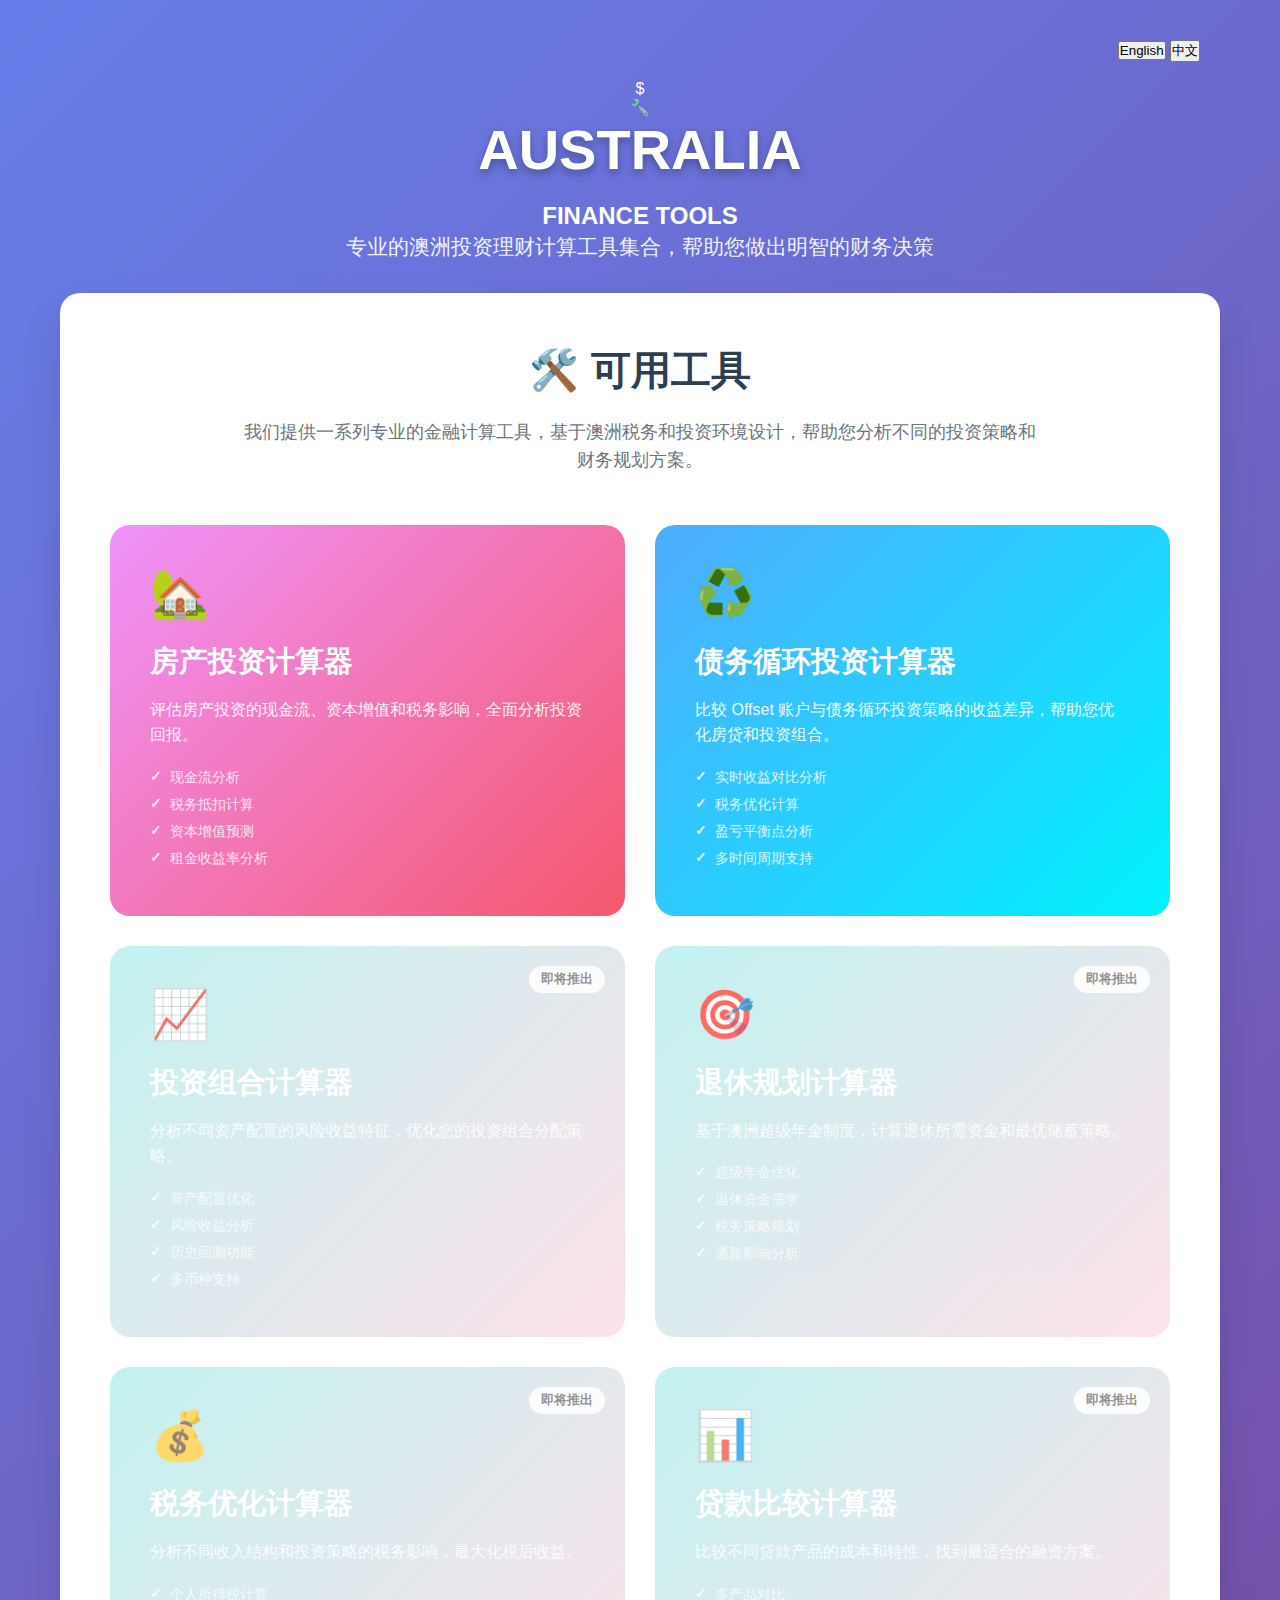
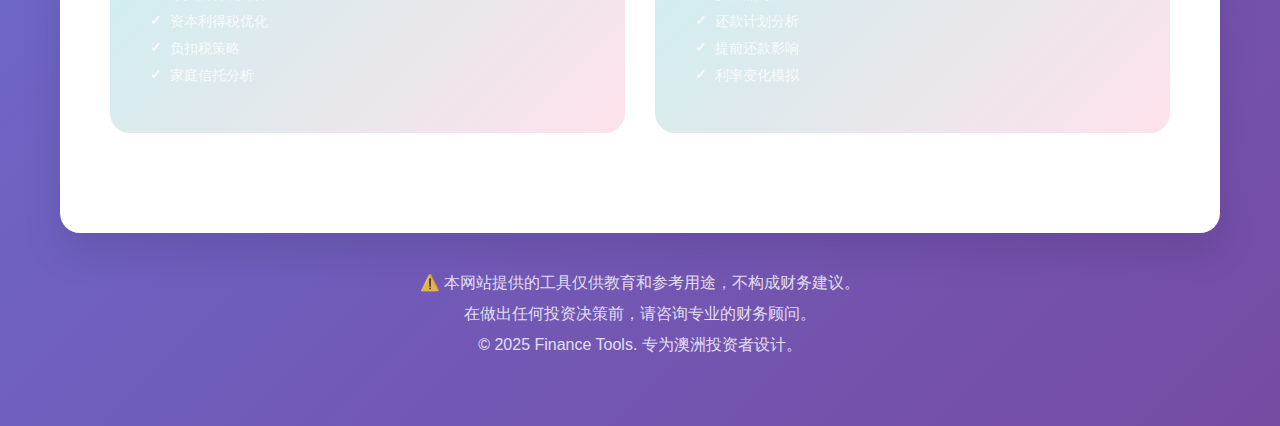
<file: index.html>
<!DOCTYPE html>
<html lang="en">
<head>
    <!-- Google tag (gtag.js) -->
    <script async src="https://www.googletagmanager.com/gtag/js?id=G-BX6DXWDXHC"></script>
    <script>
    window.dataLayer = window.dataLayer || [];
    function gtag(){dataLayer.push(arguments);}
    gtag('js', new Date());
    gtag('config', 'G-BX6DXWDXHC');
    </script>
    <meta charset="UTF-8">
    <meta name="viewport" content="width=device-width, initial-scale=1.0">
    <title data-i18n="page-title">Australia Finance Tools</title>
    <link rel="icon" href="/img/australia_finance_tools_icon.ico" type="image/x-icon">
    <link rel="stylesheet" href="index.css">
</head>
<body>
    <div class="container">
        <div class="header">
            <div class="language-switcher">
                <button id="langEn" class="lang-btn active">English</button>
                <button id="langZh" class="lang-btn">中文</button>
            </div>
            <div class="main-logo">
                <div class="finance-logo">
                    <div class="icon-container">
                        <div class="dollar-sign">$</div>
                        <div class="chart-bars">
                            <div class="bar bar1"></div>
                            <div class="bar bar2"></div>
                            <div class="bar bar3"></div>
                        </div>
                        <div class="wrench">🔧</div>
                    </div>
                    <div class="text-container">
                        <h1 class="australia">AUSTRALIA</h1>
                        <h2 class="finance-tools">FINANCE TOOLS</h2>
                    </div>
                </div>
            </div>
            <p data-i18n="main-subtitle">专业的澳洲投资理财计算工具集合，帮助您做出明智的财务决策</p>
        </div>

        <div class="tools-section">
            <h2 class="section-title" data-i18n="tools-title">🛠️ 可用工具</h2>
            <p class="section-subtitle" data-i18n="tools-subtitle">
                我们提供一系列专业的金融计算工具，基于澳洲税务和投资环境设计，帮助您分析不同的投资策略和财务规划方案。
            </p>

            <div class="tools-grid">
                <!-- 房产投资计算器 -->
                <a href="realestate_calculator/index.html" class="tool-card property-calculator">
                    <span class="tool-icon">🏡</span>
                    <h3 class="tool-title" data-i18n="property-calculator-title">房产投资计算器</h3>
                    <p class="tool-description" data-i18n="property-calculator-description">
                        评估房产投资的现金流、资本增值和税务影响，全面分析投资回报。
                    </p>
                    <ul class="tool-features">
                        <li data-i18n="property-calculator-feature1">现金流分析</li>
                        <li data-i18n="property-calculator-feature2">税务抵扣计算</li>
                        <li data-i18n="property-calculator-feature3">资本增值预测</li>
                        <li data-i18n="property-calculator-feature4">租金收益率分析</li>
                    </ul>
                </a>

                <!-- 债务循环计算器 -->
                <a href="debt_cycle_calculator/index.html" class="tool-card debt-cycle">
                    <span class="tool-icon">♻️</span>
                    <h3 class="tool-title" data-i18n="debt-cycle-title">债务循环投资计算器</h3>
                    <p class="tool-description" data-i18n="debt-cycle-description">
                        比较 Offset 账户与债务循环投资策略的收益差异，帮助您优化房贷和投资组合。
                    </p>
                    <ul class="tool-features">
                        <li data-i18n="debt-cycle-feature1">实时收益对比分析</li>
                        <li data-i18n="debt-cycle-feature2">税务优化计算</li>
                        <li data-i18n="debt-cycle-feature3">盈亏平衡点分析</li>
                        <li data-i18n="debt-cycle-feature4">多时间周期支持</li>
                    </ul>
                </a>

                <!-- 即将推出的工具 -->
                <div class="tool-card coming-soon">
                    <span class="coming-soon-badge" data-i18n="coming-soon">即将推出</span>
                    <span class="tool-icon">📈</span>
                    <h3 class="tool-title" data-i18n="investment-calculator-title">投资组合计算器</h3>
                    <p class="tool-description" data-i18n="investment-calculator-description">
                        分析不同资产配置的风险收益特征，优化您的投资组合分配策略。
                    </p>
                    <ul class="tool-features">
                        <li data-i18n="investment-calculator-feature1">资产配置优化</li>
                        <li data-i18n="investment-calculator-feature2">风险收益分析</li>
                        <li data-i18n="investment-calculator-feature3">历史回测功能</li>
                        <li data-i18n="investment-calculator-feature4">多币种支持</li>
                    </ul>
                </div>

                <div class="tool-card coming-soon">
                    <span class="coming-soon-badge" data-i18n="coming-soon">即将推出</span>
                    <span class="tool-icon">🎯</span>
                    <h3 class="tool-title" data-i18n="retirement-calculator-title">退休规划计算器</h3>
                    <p class="tool-description" data-i18n="retirement-calculator-description">
                        基于澳洲超级年金制度，计算退休所需资金和最优储蓄策略。
                    </p>
                    <ul class="tool-features">
                        <li data-i18n="retirement-calculator-feature1">超级年金优化</li>
                        <li data-i18n="retirement-calculator-feature2">退休资金需求</li>
                        <li data-i18n="retirement-calculator-feature3">税务策略规划</li>
                        <li data-i18n="retirement-calculator-feature4">通胀影响分析</li>
                    </ul>
                </div>

                <div class="tool-card coming-soon">
                    <span class="coming-soon-badge" data-i18n="coming-soon">即将推出</span>
                    <span class="tool-icon">💰</span>
                    <h3 class="tool-title" data-i18n="tax-calculator-title">税务优化计算器</h3>
                    <p class="tool-description" data-i18n="tax-calculator-description">
                        分析不同收入结构和投资策略的税务影响，最大化税后收益。
                    </p>
                    <ul class="tool-features">
                        <li data-i18n="tax-calculator-feature1">个人所得税计算</li>
                        <li data-i18n="tax-calculator-feature2">资本利得税优化</li>
                        <li data-i18n="tax-calculator-feature3">负扣税策略</li>
                        <li data-i18n="tax-calculator-feature4">家庭信托分析</li>
                    </ul>
                </div>

                <div class="tool-card coming-soon">
                    <span class="coming-soon-badge" data-i18n="coming-soon">即将推出</span>
                    <span class="tool-icon">📊</span>
                    <h3 class="tool-title" data-i18n="loan-calculator-title">贷款比较计算器</h3>
                    <p class="tool-description" data-i18n="loan-calculator-description">
                        比较不同贷款产品的成本和特性，找到最适合的融资方案。
                    </p>
                    <ul class="tool-features">
                        <li data-i18n="loan-calculator-feature1">多产品对比</li>
                        <li data-i18n="loan-calculator-feature2">还款计划分析</li>
                        <li data-i18n="loan-calculator-feature3">提前还款影响</li>
                        <li data-i18n="loan-calculator-feature4">利率变化模拟</li>
                    </ul>
                </div>
            </div>
        </div>

        <div class="footer">
            <p data-i18n="footer-disclaimer">
                ⚠️ 本网站提供的工具仅供教育和参考用途，不构成财务建议。
            </p>
            <p data-i18n="footer-advice">
                在做出任何投资决策前，请咨询专业的财务顾问。
            </p>
            <p data-i18n="footer-copyright">
                © 2025 Finance Tools. 专为澳洲投资者设计。
            </p>
        </div>
    </div>

    <script src="index.js"></script>
</body>
</html>
</file>
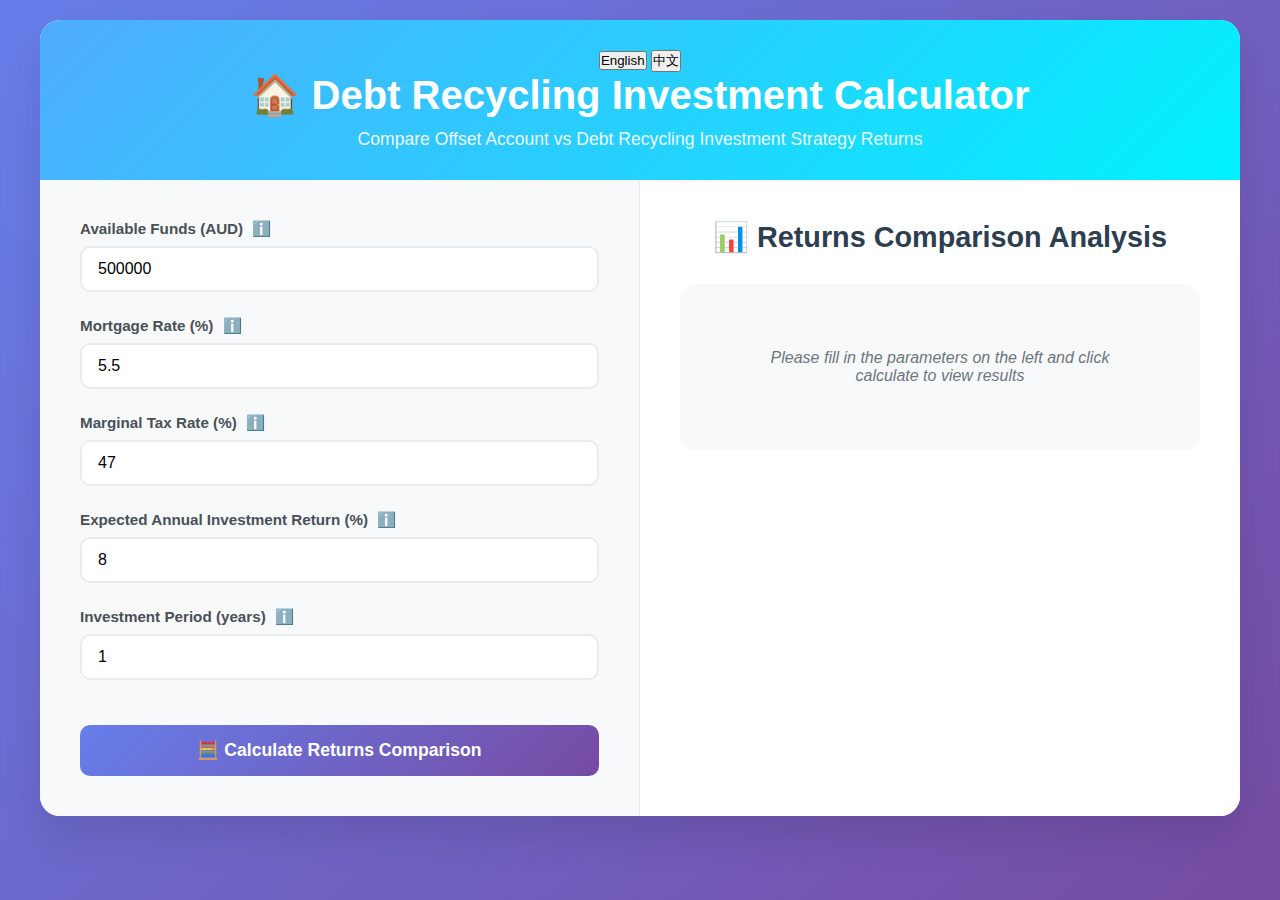
<file: debt_cycle_calculator/index.html>
<!DOCTYPE html>
<html lang="en">
<head>
    <!-- Google tag (gtag.js) -->
    <script async src="https://www.googletagmanager.com/gtag/js?id=G-BX6DXWDXHC"></script>
    <script>
    window.dataLayer = window.dataLayer || [];
    function gtag(){dataLayer.push(arguments);}
    gtag('js', new Date());
    gtag('config', 'G-BX6DXWDXHC');
    </script>
    <meta charset="UTF-8">
    <meta name="viewport" content="width=device-width, initial-scale=1.0">
    <title data-i18n="page-title">Debt Recycling Investment Calculator</title>
    <link rel="stylesheet" href="index.css">
</head>
<body>
    <div class="container">
        <div class="header">
            <div class="language-selector">
                <button id="langEn" class="lang-btn active">English</button>
                <button id="langZh" class="lang-btn">中文</button>
            </div>
            <h1 data-i18n="main-title">🏠 Debt Recycling Investment Calculator</h1>
            <p data-i18n="main-subtitle">Compare Offset Account vs Debt Recycling Investment Strategy Returns</p>
        </div>

        <div class="main-content">
            <div class="input-section">
                <form id="calculatorForm">
                    <div class="form-group">
                        <label for="availableFunds">
                            <span data-i18n="available-funds">Available Funds</span> (AUD)
                            <span class="info-tooltip" data-tooltip-key="available-funds-tooltip">ℹ️</span>
                        </label>
                        <input type="number" id="availableFunds" value="500000" min="0" step="1000">
                    </div>

                    <div class="form-group">
                        <label for="mortgageRate">
                            <span data-i18n="mortgage-rate">Mortgage Rate</span> (%)
                            <span class="info-tooltip" data-tooltip-key="mortgage-rate-tooltip">ℹ️</span>
                        </label>
                        <input type="number" id="mortgageRate" value="5.5" min="0" max="20" step="0.1">
                    </div>

                    <div class="form-group">
                        <label for="taxRate">
                            <span data-i18n="tax-rate">Marginal Tax Rate</span> (%)
                            <span class="info-tooltip" data-tooltip-key="tax-rate-tooltip">ℹ️</span>
                        </label>
                        <input type="number" id="taxRate" value="47" min="0" max="100" step="0.5">
                    </div>

                    <div class="form-group">
                        <label for="investmentReturn">
                            <span data-i18n="investment-return">Expected Annual Investment Return</span> (%)
                            <span class="info-tooltip" data-tooltip-key="investment-return-tooltip">ℹ️</span>
                        </label>
                        <input type="number" id="investmentReturn" value="8" min="0" max="30" step="0.1">
                    </div>

                    <div class="form-group">
                        <label for="timeHorizon">
                            <span data-i18n="time-horizon">Investment Period</span> (<span data-i18n="years">years</span>)
                            <span class="info-tooltip" data-tooltip-key="time-horizon-tooltip">ℹ️</span>
                        </label>
                        <input type="number" id="timeHorizon" value="1" min="1" max="30" step="1">
                    </div>

                    <button type="submit" class="calculate-btn">
                        <span data-i18n="calculate-btn">🧮 Calculate Returns Comparison</span>
                    </button>
                </form>
            </div>

            <div class="results-section">
                <h2 class="results-title" data-i18n="results-title">📊 Returns Comparison Analysis</h2>
                
                <div id="results" class="hidden">
                    <div class="comparison-cards">
                        <div class="result-card offset">
                            <h3 data-i18n="offset-strategy">💰 Offset Account Strategy</h3>
                            <div class="result-value" id="offsetReturn">$0</div>
                            <div class="result-subtitle" data-i18n="annual-return">Annual After-Tax Return</div>
                        </div>

                        <div class="result-card debt-cycle">
                            <h3 data-i18n="debt-cycle-strategy">📈 Debt Recycling Investment Strategy</h3>
                            <div class="result-value" id="debtCycleReturn">$0</div>
                            <div class="result-subtitle" data-i18n="annual-return">Annual After-Tax Return</div>
                        </div>
                    </div>

                    <div class="comparison-table">
                        <table>
                            <thead>
                                <tr>
                                    <th data-i18n="strategy">Strategy</th>
                                    <th data-i18n="annual-income">Annual Return</th>
                                    <th data-i18n="risk-level">Risk Level</th>
                                    <th data-i18n="advantages">Advantages</th>
                                </tr>
                            </thead>
                            <tbody>
                                <tr>
                                    <td><strong data-i18n="offset-account">Offset Account</strong></td>
                                    <td id="offsetTableReturn">$0</td>
                                    <td data-i18n="no-risk">🟢 No Risk</td>
                                    <td data-i18n="stable-certain">Stable & Certain</td>
                                </tr>
                                <tr>
                                    <td><strong data-i18n="debt-cycle-investment">Debt Recycling Investment</strong></td>
                                    <td id="debtCycleTableReturn">$0</td>
                                    <td data-i18n="medium-risk">🟡 Medium Risk</td>
                                    <td data-i18n="tax-optimization">Tax Optimization & Long-term Growth</td>
                                </tr>
                            </tbody>
                        </table>
                    </div>

                    <div class="breakeven-info">
                        <h4 data-i18n="breakeven-title">🎯 Debt Recycling Break-even Point</h4>
                        <div data-i18n="breakeven-text1">Investment return rate needs to reach</div>
                        <div class="breakeven-value" id="breakevenRate">0%</div>
                        <div data-i18n="breakeven-text2">to outperform Offset Account returns</div>
                    </div>
                </div>

                <div id="placeholder" class="comparison-table">
                    <p style="text-align: center; color: #6c757d; font-style: italic; padding: 40px;" data-i18n="placeholder-text">
                        Please fill in the parameters on the left and click calculate to view results
                    </p>
                </div>
            </div>
        </div>
    </div>

    <script src="index.js"></script>
</body>
</html>
</file>
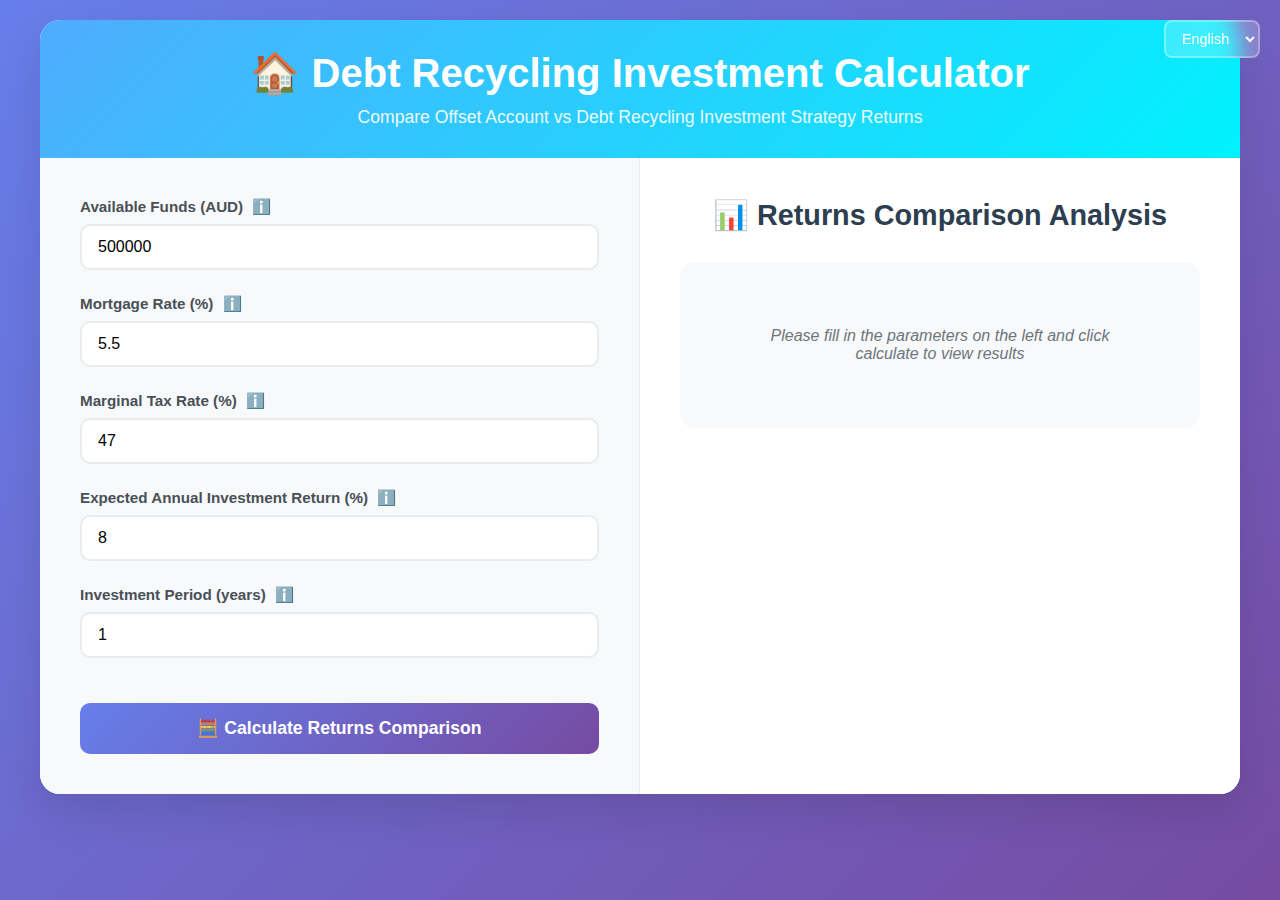
<file: debt_cycle_calculator/debt_cycle_calculator.html>
<!DOCTYPE html>
<html lang="en">
<head>
    <meta charset="UTF-8">
    <meta name="viewport" content="width=device-width, initial-scale=1.0">
    <title data-i18n="page-title">Debt Recycling Investment Calculator</title>
    <style>
        * {
            margin: 0;
            padding: 0;
            box-sizing: border-box;
        }

        body {
            font-family: -apple-system, BlinkMacSystemFont, 'Segoe UI', Roboto, sans-serif;
            background: linear-gradient(135deg, #667eea 0%, #764ba2 100%);
            min-height: 100vh;
            padding: 20px;
            color: #333;
        }

        .container {
            max-width: 1200px;
            margin: 0 auto;
            background: white;
            border-radius: 20px;
            box-shadow: 0 20px 40px rgba(0,0,0,0.1);
            overflow: hidden;
        }

        .header {
            background: linear-gradient(135deg, #4facfe 0%, #00f2fe 100%);
            color: white;
            padding: 30px;
            text-align: center;
        }

        .header h1 {
            font-size: 2.5rem;
            margin-bottom: 10px;
            font-weight: 700;
        }

        .header p {
            font-size: 1.1rem;
            opacity: 0.9;
        }

        .main-content {
            display: grid;
            grid-template-columns: 1fr 1fr;
            gap: 0;
            min-height: 600px;
        }

        .input-section {
            padding: 40px;
            background: #f8f9fa;
            border-right: 1px solid #e9ecef;
        }

        .results-section {
            padding: 40px;
            background: white;
        }

        .form-group {
            margin-bottom: 25px;
        }

        .form-group label {
            display: block;
            margin-bottom: 8px;
            font-weight: 600;
            color: #495057;
            font-size: 0.95rem;
        }

        .form-group input {
            width: 100%;
            padding: 12px 16px;
            border: 2px solid #e9ecef;
            border-radius: 10px;
            font-size: 1rem;
            transition: all 0.3s ease;
            background: white;
        }

        .form-group input:focus {
            outline: none;
            border-color: #4facfe;
            box-shadow: 0 0 0 3px rgba(79, 172, 254, 0.1);
        }

        .calculate-btn {
            width: 100%;
            padding: 15px;
            background: linear-gradient(135deg, #667eea 0%, #764ba2 100%);
            color: white;
            border: none;
            border-radius: 10px;
            font-size: 1.1rem;
            font-weight: 600;
            cursor: pointer;
            transition: all 0.3s ease;
            margin-top: 20px;
        }

        .calculate-btn:hover {
            transform: translateY(-2px);
            box-shadow: 0 10px 20px rgba(0,0,0,0.1);
        }

        .results-title {
            font-size: 1.8rem;
            margin-bottom: 30px;
            color: #2c3e50;
            font-weight: 700;
            text-align: center;
        }

        .comparison-cards {
            display: grid;
            gap: 20px;
            margin-bottom: 30px;
        }

        .result-card {
            background: linear-gradient(135deg, #f093fb 0%, #f5576c 100%);
            color: white;
            padding: 25px;
            border-radius: 15px;
            text-align: center;
            position: relative;
            overflow: hidden;
        }

        .result-card.offset {
            background: linear-gradient(135deg, #4facfe 0%, #00f2fe 100%);
        }

        .result-card.debt-cycle {
            background: linear-gradient(135deg, #43e97b 0%, #38f9d7 100%);
        }

        .result-card h3 {
            font-size: 1.3rem;
            margin-bottom: 15px;
            font-weight: 600;
        }

        .result-value {
            font-size: 2.2rem;
            font-weight: 700;
            margin-bottom: 10px;
        }

        .result-subtitle {
            font-size: 0.9rem;
            opacity: 0.9;
        }

        .comparison-table {
            background: #f8f9fa;
            border-radius: 15px;
            padding: 25px;
            margin-top: 20px;
        }

        .comparison-table table {
            width: 100%;
            border-collapse: collapse;
        }

        .comparison-table th,
        .comparison-table td {
            padding: 12px;
            text-align: left;
            border-bottom: 1px solid #dee2e6;
        }

        .comparison-table th {
            background: #e9ecef;
            font-weight: 600;
            color: #495057;
        }

        .breakeven-info {
            background: linear-gradient(135deg, #ffecd2 0%, #fcb69f 100%);
            padding: 20px;
            border-radius: 15px;
            margin-top: 20px;
            text-align: center;
        }

        .breakeven-info h4 {
            color: #d63384;
            margin-bottom: 10px;
            font-size: 1.2rem;
        }

        .breakeven-value {
            font-size: 1.8rem;
            font-weight: 700;
            color: #d63384;
        }

        /* 移动设备适配 */
        @media (max-width: 768px) {
            body {
                padding: 10px;
            }

            .header h1 {
                font-size: 2rem;
            }

            .header p {
                font-size: 1rem;
            }

            .main-content {
                grid-template-columns: 1fr;
            }

            .input-section {
                border-right: none;
                border-bottom: 1px solid #e9ecef;
                padding: 30px 20px;
            }

            .results-section {
                padding: 30px 20px;
            }

            .results-title {
                font-size: 1.5rem;
            }

            .result-value {
                font-size: 1.8rem;
            }

            .comparison-table {
                overflow-x: auto;
            }

            .comparison-table table {
                min-width: 300px;
                font-size: 0.9rem;
            }

            .comparison-table th,
            .comparison-table td {
                padding: 10px 8px;
                font-size: 0.85rem;
                line-height: 1.3;
            }
        }

        @media (max-width: 480px) {
            .header {
                padding: 20px;
            }

            .header h1 {
                font-size: 1.8rem;
            }

            .input-section,
            .results-section {
                padding: 20px 15px;
            }

            .form-group input {
                padding: 10px 12px;
            }

            .calculate-btn {
                padding: 12px;
                font-size: 1rem;
            }

            .result-card {
                padding: 20px;
            }

            .result-value {
                font-size: 1.6rem;
            }

            .comparison-table table {
                font-size: 0.8rem;
            }

            .comparison-table th,
            .comparison-table td {
                padding: 8px 6px;
                font-size: 0.75rem;
                line-height: 1.2;
            }
        }

        .info-tooltip {
            position: relative;
            display: inline-block;
            margin-left: 5px;
            color: #6c757d;
            cursor: help;
        }

        .info-tooltip:hover::after {
            content: attr(data-tooltip);
            position: absolute;
            bottom: 125%;
            left: 50%;
            transform: translateX(-50%);
            background: #333;
            color: white;
            padding: 8px 12px;
            border-radius: 6px;
            font-size: 0.8rem;
            white-space: nowrap;
            z-index: 1000;
        }

        .hidden {
            display: none;
        }

        .language-switcher {
            position: absolute;
            top: 20px;
            right: 20px;
            z-index: 1000;
        }

        .language-switcher select {
            padding: 8px 12px;
            border: 2px solid rgba(255,255,255,0.3);
            border-radius: 8px;
            background: rgba(255,255,255,0.2);
            color: white;
            font-size: 0.9rem;
            cursor: pointer;
            backdrop-filter: blur(10px);
        }

        .language-switcher select option {
            background: #333;
            color: white;
        }

        @media (max-width: 768px) {
            .language-switcher {
                position: relative;
                top: 0;
                right: 0;
                text-align: center;
                margin-bottom: 20px;
            }
        }
    </style>
</head>
<body>
    <div class="container">
        <div class="header">
            <div class="language-switcher">
                <select id="languageSelector">
                    <option value="en">English</option>
                    <option value="zh">中文</option>
                </select>
            </div>
            <h1 data-i18n="main-title">🏠 Debt Recycling Investment Calculator</h1>
            <p data-i18n="main-subtitle">Compare Offset Account vs Debt Recycling Investment Strategy Returns</p>
        </div>

        <div class="main-content">
            <div class="input-section">
                <form id="calculatorForm">
                    <div class="form-group">
                        <label for="availableFunds">
                            <span data-i18n="available-funds">Available Funds</span> (AUD)
                            <span class="info-tooltip" data-tooltip-key="available-funds-tooltip">ℹ️</span>
                        </label>
                        <input type="number" id="availableFunds" value="500000" min="0" step="1000">
                    </div>

                    <div class="form-group">
                        <label for="mortgageRate">
                            <span data-i18n="mortgage-rate">Mortgage Rate</span> (%)
                            <span class="info-tooltip" data-tooltip-key="mortgage-rate-tooltip">ℹ️</span>
                        </label>
                        <input type="number" id="mortgageRate" value="5.5" min="0" max="20" step="0.1">
                    </div>

                    <div class="form-group">
                        <label for="taxRate">
                            <span data-i18n="tax-rate">Marginal Tax Rate</span> (%)
                            <span class="info-tooltip" data-tooltip-key="tax-rate-tooltip">ℹ️</span>
                        </label>
                        <input type="number" id="taxRate" value="47" min="0" max="100" step="0.5">
                    </div>

                    <div class="form-group">
                        <label for="investmentReturn">
                            <span data-i18n="investment-return">Expected Annual Investment Return</span> (%)
                            <span class="info-tooltip" data-tooltip-key="investment-return-tooltip">ℹ️</span>
                        </label>
                        <input type="number" id="investmentReturn" value="8" min="0" max="30" step="0.1">
                    </div>

                    <div class="form-group">
                        <label for="timeHorizon">
                            <span data-i18n="time-horizon">Investment Period</span> (<span data-i18n="years">years</span>)
                            <span class="info-tooltip" data-tooltip-key="time-horizon-tooltip">ℹ️</span>
                        </label>
                        <input type="number" id="timeHorizon" value="1" min="1" max="30" step="1">
                    </div>

                    <button type="submit" class="calculate-btn">
                        <span data-i18n="calculate-btn">🧮 Calculate Returns Comparison</span>
                    </button>
                </form>
            </div>

            <div class="results-section">
                <h2 class="results-title" data-i18n="results-title">📊 Returns Comparison Analysis</h2>
                
                <div id="results" class="hidden">
                    <div class="comparison-cards">
                        <div class="result-card offset">
                            <h3 data-i18n="offset-strategy">💰 Offset Account Strategy</h3>
                            <div class="result-value" id="offsetReturn">$0</div>
                            <div class="result-subtitle" data-i18n="annual-return">Annual After-Tax Return</div>
                        </div>

                        <div class="result-card debt-cycle">
                            <h3 data-i18n="debt-cycle-strategy">📈 Debt Recycling Investment Strategy</h3>
                            <div class="result-value" id="debtCycleReturn">$0</div>
                            <div class="result-subtitle" data-i18n="annual-return">Annual After-Tax Return</div>
                        </div>
                    </div>

                    <div class="comparison-table">
                        <table>
                            <thead>
                                <tr>
                                    <th data-i18n="strategy">Strategy</th>
                                    <th data-i18n="annual-income">Annual Return</th>
                                    <th data-i18n="risk-level">Risk Level</th>
                                    <th data-i18n="advantages">Advantages</th>
                                </tr>
                            </thead>
                            <tbody>
                                <tr>
                                    <td><strong data-i18n="offset-account">Offset Account</strong></td>
                                    <td id="offsetTableReturn">$0</td>
                                    <td data-i18n="no-risk">🟢 No Risk</td>
                                    <td data-i18n="stable-certain">Stable & Certain</td>
                                </tr>
                                <tr>
                                    <td><strong data-i18n="debt-cycle-investment">Debt Recycling Investment</strong></td>
                                    <td id="debtCycleTableReturn">$0</td>
                                    <td data-i18n="medium-risk">🟡 Medium Risk</td>
                                    <td data-i18n="tax-optimization">Tax Optimization & Long-term Growth</td>
                                </tr>
                            </tbody>
                        </table>
                    </div>

                    <div class="breakeven-info">
                        <h4 data-i18n="breakeven-title">🎯 Debt Recycling Break-even Point</h4>
                        <div data-i18n="breakeven-text1">Investment return rate needs to reach</div>
                        <div class="breakeven-value" id="breakevenRate">0%</div>
                        <div data-i18n="breakeven-text2">to outperform Offset Account returns</div>
                    </div>
                </div>

                <div id="placeholder" class="comparison-table">
                    <p style="text-align: center; color: #6c757d; font-style: italic; padding: 40px;" data-i18n="placeholder-text">
                        Please fill in the parameters on the left and click calculate to view results
                    </p>
                </div>
            </div>
        </div>
    </div>

    <script>
        // 多语言翻译数据
        const translations = {
            zh: {
                'page-title': '债务循环投资计算器',
                'main-title': '🏠 债务循环投资计算器',
                'main-subtitle': '比较 Offset 账户 vs 债务循环投资策略的收益差异',
                'available-funds': '可用资金',
                'mortgage-rate': '房贷利率',
                'tax-rate': '边际税率',
                'investment-return': '预期投资年回报率',
                'time-horizon': '投资时间',
                'years': '年',
                'calculate-btn': '🧮 计算收益对比',
                'results-title': '📊 收益对比分析',
                'offset-strategy': '💰 Offset 账户策略',
                'debt-cycle-strategy': '📈 债务循环投资策略',
                'annual-return': '年税后收益',
                'strategy': '策略',
                'annual-income': '年收益',
                'risk-level': '风险等级',
                'advantages': '优势',
                'offset-account': 'Offset 账户',
                'debt-cycle-investment': '债务循环投资',
                'no-risk': '🟢 无风险',
                'medium-risk': '🟡 中等风险',
                'stable-certain': '稳定、确定',
                'tax-optimization': '税务优化、长期增长',
                'breakeven-title': '🎯 债务循环盈亏平衡点',
                'breakeven-text1': '投资回报率需要达到',
                'breakeven-text2': '才能超越 Offset 账户收益',
                'placeholder-text': '请填写左侧参数并点击计算按钮查看结果',
                'available-funds-tooltip': '您准备用于投资或放入offset的资金总额',
                'mortgage-rate-tooltip': '当前房贷年利率',
                'tax-rate-tooltip': '包含Medicare Levy的边际税率',
                'investment-return-tooltip': 'ETF等投资产品的预期年化回报率',
                'time-horizon-tooltip': '计算收益的时间周期'
            },
            en: {
                'page-title': 'Debt Recycling Investment Calculator',
                'main-title': '🏠 Debt Recycling Investment Calculator',
                'main-subtitle': 'Compare Offset Account vs Debt Recycling Investment Strategy Returns',
                'available-funds': 'Available Funds',
                'mortgage-rate': 'Mortgage Rate',
                'tax-rate': 'Marginal Tax Rate',
                'investment-return': 'Expected Annual Investment Return',
                'time-horizon': 'Investment Period',
                'years': 'years',
                'calculate-btn': '🧮 Calculate Returns Comparison',
                'results-title': '📊 Returns Comparison Analysis',
                'offset-strategy': '💰 Offset Account Strategy',
                'debt-cycle-strategy': '📈 Debt Recycling Investment Strategy',
                'annual-return': 'Annual After-Tax Return',
                'strategy': 'Strategy',
                'annual-income': 'Annual Return',
                'risk-level': 'Risk Level',
                'advantages': 'Advantages',
                'offset-account': 'Offset Account',
                'debt-cycle-investment': 'Debt Recycling Investment',
                'no-risk': '🟢 No Risk',
                'medium-risk': '🟡 Medium Risk',
                'stable-certain': 'Stable & Certain',
                'tax-optimization': 'Tax Optimization & Long-term Growth',
                'breakeven-title': '🎯 Debt Recycling Break-even Point',
                'breakeven-text1': 'Investment return rate needs to reach',
                'breakeven-text2': 'to outperform Offset Account returns',
                'placeholder-text': 'Please fill in the parameters on the left and click calculate to view results',
                'available-funds-tooltip': 'Total funds you plan to invest or put into offset account',
                'mortgage-rate-tooltip': 'Current annual mortgage interest rate',
                'tax-rate-tooltip': 'Marginal tax rate including Medicare Levy',
                'investment-return-tooltip': 'Expected annual return rate for ETF and other investment products',
                'time-horizon-tooltip': 'Time period for calculating returns'
            }
        };

        // 当前语言
        let currentLanguage = 'en';

        // 初始化多语言功能
        function initializeI18n() {
            const languageSelector = document.getElementById('languageSelector');
            languageSelector.addEventListener('change', function(e) {
                currentLanguage = e.target.value;
                updateLanguage();
                document.documentElement.lang = currentLanguage === 'zh' ? 'zh-CN' : 'en';
            });
        }

        // 更新页面语言
        function updateLanguage() {
            const elements = document.querySelectorAll('[data-i18n]');
            elements.forEach(element => {
                const key = element.getAttribute('data-i18n');
                if (translations[currentLanguage] && translations[currentLanguage][key]) {
                    element.textContent = translations[currentLanguage][key];
                }
            });

            // 更新页面标题
            document.title = translations[currentLanguage]['page-title'];

            // 更新工具提示
            const tooltips = document.querySelectorAll('[data-tooltip-key]');
            tooltips.forEach(tooltip => {
                const key = tooltip.getAttribute('data-tooltip-key');
                if (translations[currentLanguage] && translations[currentLanguage][key]) {
                    tooltip.setAttribute('data-tooltip', translations[currentLanguage][key]);
                }
            });
        }

        // 页面加载完成后初始化
        document.addEventListener('DOMContentLoaded', function() {
            initializeI18n();
            // 立即应用默认英文翻译
            updateLanguage();
        });

        document.getElementById('calculatorForm').addEventListener('submit', function(e) {
            e.preventDefault();
            calculateReturns();
        });

        function calculateReturns() {
            // 获取输入值
            const availableFunds = parseFloat(document.getElementById('availableFunds').value);
            const mortgageRate = parseFloat(document.getElementById('mortgageRate').value) / 100;
            const taxRate = parseFloat(document.getElementById('taxRate').value) / 100;
            const investmentReturn = parseFloat(document.getElementById('investmentReturn').value) / 100;
            const timeHorizon = parseFloat(document.getElementById('timeHorizon').value);

            // 验证输入
            if (isNaN(availableFunds) || isNaN(mortgageRate) || isNaN(taxRate) || isNaN(investmentReturn) || isNaN(timeHorizon)) {
                const errorMessage = currentLanguage === 'zh' ? 
                    '请确保所有字段都填写了有效数字' : 
                    'Please ensure all fields are filled with valid numbers';
                alert(errorMessage);
                return;
            }

            // 计算 Offset 账户收益
            const offsetAnnualSavings = availableFunds * mortgageRate;
            const offsetTotalReturn = offsetAnnualSavings * timeHorizon;

            // 计算债务循环投资收益
            const investmentGross = availableFunds * investmentReturn;
            const loanInterest = availableFunds * mortgageRate;
            const taxDeduction = loanInterest * taxRate;
            const netInterestCost = loanInterest - taxDeduction;
            const debtCycleAnnualReturn = investmentGross - netInterestCost;
            const debtCycleTotalReturn = debtCycleAnnualReturn * timeHorizon;

            // 计算盈亏平衡点
            const breakevenReturn = mortgageRate / (1 - taxRate);

            // 更新显示
            document.getElementById('offsetReturn').textContent = formatCurrency(offsetTotalReturn);
            document.getElementById('debtCycleReturn').textContent = formatCurrency(debtCycleTotalReturn);
            document.getElementById('offsetTableReturn').textContent = formatCurrency(offsetTotalReturn);
            document.getElementById('debtCycleTableReturn').textContent = formatCurrency(debtCycleTotalReturn);
            document.getElementById('breakevenRate').textContent = (breakevenReturn * 100).toFixed(2) + '%';

            // 显示结果，隐藏占位符
            document.getElementById('results').classList.remove('hidden');
            document.getElementById('placeholder').classList.add('hidden');

            // 根据哪个策略更好来调整卡片样式
            const offsetCard = document.querySelector('.result-card.offset');
            const debtCycleCard = document.querySelector('.result-card.debt-cycle');
            
            if (debtCycleTotalReturn > offsetTotalReturn) {
                debtCycleCard.style.transform = 'scale(1.05)';
                debtCycleCard.style.boxShadow = '0 10px 30px rgba(67, 233, 123, 0.3)';
                offsetCard.style.transform = 'scale(1)';
                offsetCard.style.boxShadow = 'none';
            } else {
                offsetCard.style.transform = 'scale(1.05)';
                offsetCard.style.boxShadow = '0 10px 30px rgba(79, 172, 254, 0.3)';
                debtCycleCard.style.transform = 'scale(1)';
                debtCycleCard.style.boxShadow = 'none';
            }
        }

        function formatCurrency(amount) {
            const locale = currentLanguage === 'zh' ? 'zh-CN' : 'en-AU';
            return new Intl.NumberFormat(locale, {
                style: 'currency',
                currency: 'AUD',
                minimumFractionDigits: 0,
                maximumFractionDigits: 0
            }).format(amount);
        }

        // 实时计算功能
        const inputs = document.querySelectorAll('input');
        inputs.forEach(input => {
            input.addEventListener('input', function() {
                if (document.getElementById('results').classList.contains('hidden')) {
                    return;
                }
                calculateReturns();
            });
        });
    </script>
</body>
</html>
</file>
<file: index.css>
* {
    margin: 0;
    padding: 0;
    box-sizing: border-box;
}

body {
    font-family: -apple-system, BlinkMacSystemFont, 'Segoe UI', Roboto, sans-serif;
    background: linear-gradient(135deg, #667eea 0%, #764ba2 100%);
    min-height: 100vh;
    color: #333;
}

.container {
    max-width: 1200px;
    margin: 0 auto;
    padding: 20px;
}

.header {
    text-align: center;
    color: white;
    padding: 60px 20px;
    position: relative;
}

.language-switcher {
    position: absolute;
    top: 20px;
    right: 20px;
}

.language-switcher select {
    padding: 8px 12px;
    border: 2px solid rgba(255,255,255,0.3);
    border-radius: 8px;
    background: rgba(255,255,255,0.2);
    color: white;
    font-size: 0.9rem;
    cursor: pointer;
    backdrop-filter: blur(10px);
}

.language-switcher select option {
    background: #333;
    color: white;
}

.header h1 {
    font-size: 3.5rem;
    margin-bottom: 20px;
    font-weight: 700;
    text-shadow: 0 4px 8px rgba(0,0,0,0.3);
}

.header p {
    font-size: 1.3rem;
    opacity: 0.9;
    max-width: 600px;
    margin: 0 auto;
    line-height: 1.6;
}

.tools-section {
    background: white;
    border-radius: 20px;
    box-shadow: 0 20px 40px rgba(0,0,0,0.1);
    padding: 50px;
    margin-top: -30px;
    position: relative;
    z-index: 10;
}

.section-title {
    text-align: center;
    font-size: 2.5rem;
    margin-bottom: 20px;
    color: #2c3e50;
    font-weight: 700;
}

.section-subtitle {
    text-align: center;
    font-size: 1.1rem;
    color: #6c757d;
    margin-bottom: 50px;
    max-width: 800px;
    margin-left: auto;
    margin-right: auto;
    line-height: 1.6;
}

.tools-grid {
    display: grid;
    grid-template-columns: repeat(auto-fit, minmax(350px, 1fr));
    gap: 30px;
    margin-bottom: 50px;
}

.tool-card {
    background: linear-gradient(135deg, #f093fb 0%, #f5576c 100%);
    border-radius: 20px;
    padding: 40px;
    color: white;
    text-decoration: none;
    transition: all 0.3s ease;
    position: relative;
    overflow: hidden;
}

.tool-card:hover {
    transform: translateY(-10px);
    box-shadow: 0 20px 40px rgba(0,0,0,0.2);
    text-decoration: none;
    color: white;
}

.tool-card.debt-cycle {
    background: linear-gradient(135deg, #4facfe 0%, #00f2fe 100%);
}

.tool-card.coming-soon {
    background: linear-gradient(135deg, #a8edea 0%, #fed6e3 100%);
    opacity: 0.7;
    cursor: not-allowed;
}

.tool-card::before {
    content: '';
    position: absolute;
    top: 0;
    left: 0;
    right: 0;
    bottom: 0;
    background: rgba(255,255,255,0.1);
    opacity: 0;
    transition: opacity 0.3s ease;
}

.tool-card:hover::before {
    opacity: 1;
}

.tool-icon {
    font-size: 3rem;
    margin-bottom: 20px;
    display: block;
}

.tool-title {
    font-size: 1.8rem;
    font-weight: 700;
    margin-bottom: 15px;
}

.tool-description {
    font-size: 1rem;
    line-height: 1.6;
    opacity: 0.9;
    margin-bottom: 20px;
}

.tool-features {
    list-style: none;
    padding: 0;
}

.tool-features li {
    font-size: 0.9rem;
    margin-bottom: 8px;
    opacity: 0.8;
    position: relative;
    padding-left: 20px;
}

.tool-features li::before {
    content: '✓';
    position: absolute;
    left: 0;
    font-weight: bold;
}

.coming-soon-badge {
    position: absolute;
    top: 20px;
    right: 20px;
    background: rgba(255,255,255,0.9);
    color: #666;
    padding: 5px 12px;
    border-radius: 15px;
    font-size: 0.8rem;
    font-weight: 600;
}

.footer {
    text-align: center;
    padding: 40px 20px;
    color: white;
    opacity: 0.8;
}

.footer p {
    margin-bottom: 10px;
}

.footer a {
    color: white;
    text-decoration: underline;
}

/* 移动端适配 */
@media (max-width: 768px) {
    .container {
        padding: 10px;
    }

    .header {
        padding: 40px 20px;
    }

    .header h1 {
        font-size: 2.5rem;
    }

    .header p {
        font-size: 1.1rem;
    }

    .tools-section {
        padding: 30px 20px;
        margin-top: -20px;
    }

    .section-title {
        font-size: 2rem;
    }

    .tools-grid {
        grid-template-columns: 1fr;
        gap: 20px;
    }

    .tool-card {
        padding: 30px;
    }

    .tool-title {
        font-size: 1.5rem;
    }

    .language-switcher {
        position: relative;
        top: 0;
        right: 0;
        margin-bottom: 20px;
    }
}

@media (max-width: 480px) {
    .header h1 {
        font-size: 2rem;
    }

    .tool-card {
        padding: 25px;
    }

    .tool-icon {
        font-size: 2.5rem;
    }
}
</file>
<file: debt_cycle_calculator/index.css>
* {
    margin: 0;
    padding: 0;
    box-sizing: border-box;
}

body {
    font-family: -apple-system, BlinkMacSystemFont, 'Segoe UI', Roboto, sans-serif;
    background: linear-gradient(135deg, #667eea 0%, #764ba2 100%);
    min-height: 100vh;
    padding: 20px;
    color: #333;
}

.container {
    max-width: 1200px;
    margin: 0 auto;
    background: white;
    border-radius: 20px;
    box-shadow: 0 20px 40px rgba(0,0,0,0.1);
    overflow: hidden;
}

.header {
    background: linear-gradient(135deg, #4facfe 0%, #00f2fe 100%);
    color: white;
    padding: 30px;
    text-align: center;
}

.header h1 {
    font-size: 2.5rem;
    margin-bottom: 10px;
    font-weight: 700;
}

.header p {
    font-size: 1.1rem;
    opacity: 0.9;
}

.main-content {
    display: grid;
    grid-template-columns: 1fr 1fr;
    gap: 0;
    min-height: 600px;
}

.input-section {
    padding: 40px;
    background: #f8f9fa;
    border-right: 1px solid #e9ecef;
}

.results-section {
    padding: 40px;
    background: white;
}

.form-group {
    margin-bottom: 25px;
}

.form-group label {
    display: block;
    margin-bottom: 8px;
    font-weight: 600;
    color: #495057;
    font-size: 0.95rem;
}

.form-group input {
    width: 100%;
    padding: 12px 16px;
    border: 2px solid #e9ecef;
    border-radius: 10px;
    font-size: 1rem;
    transition: all 0.3s ease;
    background: white;
}

.form-group input:focus {
    outline: none;
    border-color: #4facfe;
    box-shadow: 0 0 0 3px rgba(79, 172, 254, 0.1);
}

.calculate-btn {
    width: 100%;
    padding: 15px;
    background: linear-gradient(135deg, #667eea 0%, #764ba2 100%);
    color: white;
    border: none;
    border-radius: 10px;
    font-size: 1.1rem;
    font-weight: 600;
    cursor: pointer;
    transition: all 0.3s ease;
    margin-top: 20px;
}

.calculate-btn:hover {
    transform: translateY(-2px);
    box-shadow: 0 10px 20px rgba(0,0,0,0.1);
}

.results-title {
    font-size: 1.8rem;
    margin-bottom: 30px;
    color: #2c3e50;
    font-weight: 700;
    text-align: center;
}

.comparison-cards {
    display: grid;
    gap: 20px;
    margin-bottom: 30px;
}

.result-card {
    background: linear-gradient(135deg, #f093fb 0%, #f5576c 100%);
    color: white;
    padding: 25px;
    border-radius: 15px;
    text-align: center;
    position: relative;
    overflow: hidden;
}

.result-card.offset {
    background: linear-gradient(135deg, #4facfe 0%, #00f2fe 100%);
}

.result-card.debt-cycle {
    background: linear-gradient(135deg, #43e97b 0%, #38f9d7 100%);
}

.result-card h3 {
    font-size: 1.3rem;
    margin-bottom: 15px;
    font-weight: 600;
}

.result-value {
    font-size: 2.2rem;
    font-weight: 700;
    margin-bottom: 10px;
}

.result-subtitle {
    font-size: 0.9rem;
    opacity: 0.9;
}

.comparison-table {
    background: #f8f9fa;
    border-radius: 15px;
    padding: 25px;
    margin-top: 20px;
}

.comparison-table table {
    width: 100%;
    border-collapse: collapse;
}

.comparison-table th,
.comparison-table td {
    padding: 12px;
    text-align: left;
    border-bottom: 1px solid #dee2e6;
}

.comparison-table th {
    background: #e9ecef;
    font-weight: 600;
    color: #495057;
}

.breakeven-info {
    background: linear-gradient(135deg, #ffecd2 0%, #fcb69f 100%);
    padding: 20px;
    border-radius: 15px;
    margin-top: 20px;
    text-align: center;
}

.breakeven-info h4 {
    color: #d63384;
    margin-bottom: 10px;
    font-size: 1.2rem;
}

.breakeven-value {
    font-size: 1.8rem;
    font-weight: 700;
    color: #d63384;
}

/* 移动设备适配 */
@media (max-width: 768px) {
    body {
        padding: 10px;
    }

    .header h1 {
        font-size: 2rem;
    }

    .header p {
        font-size: 1rem;
    }

    .main-content {
        grid-template-columns: 1fr;
    }

    .input-section {
        border-right: none;
        border-bottom: 1px solid #e9ecef;
        padding: 30px 20px;
    }

    .results-section {
        padding: 30px 20px;
    }

    .results-title {
        font-size: 1.5rem;
    }

    .result-value {
        font-size: 1.8rem;
    }

    .comparison-table {
        overflow-x: auto;
    }

    .comparison-table table {
        min-width: 300px;
        font-size: 0.9rem;
    }

    .comparison-table th,
    .comparison-table td {
        padding: 10px 8px;
        font-size: 0.85rem;
        line-height: 1.3;
    }
}

@media (max-width: 480px) {
    .header {
        padding: 20px;
    }

    .header h1 {
        font-size: 1.8rem;
    }

    .input-section,
    .results-section {
        padding: 20px 15px;
    }

    .form-group input {
        padding: 10px 12px;
    }

    .calculate-btn {
        padding: 12px;
        font-size: 1rem;
    }

    .result-card {
        padding: 20px;
    }

    .result-value {
        font-size: 1.6rem;
    }

    .comparison-table table {
        font-size: 0.8rem;
    }

    .comparison-table th,
    .comparison-table td {
        padding: 8px 6px;
        font-size: 0.75rem;
        line-height: 1.2;
    }
}

.info-tooltip {
    position: relative;
    display: inline-block;
    margin-left: 5px;
    color: #6c757d;
    cursor: help;
}

.info-tooltip:hover::after {
    content: attr(data-tooltip);
    position: absolute;
    bottom: 125%;
    left: 50%;
    transform: translateX(-50%);
    background: #333;
    color: white;
    padding: 8px 12px;
    border-radius: 6px;
    font-size: 0.8rem;
    white-space: nowrap;
    z-index: 1000;
}

.hidden {
    display: none;
}

.language-switcher {
    position: absolute;
    top: 20px;
    right: 20px;
    z-index: 1000;
}

.language-switcher select {
    padding: 8px 12px;
    border: 2px solid rgba(255,255,255,0.3);
    border-radius: 8px;
    background: rgba(255,255,255,0.2);
    color: white;
    font-size: 0.9rem;
    cursor: pointer;
    backdrop-filter: blur(10px);
}

.language-switcher select option {
    background: #333;
    color: white;
}

@media (max-width: 768px) {
    .language-switcher {
        position: relative;
        top: 0;
        right: 0;
        text-align: center;
        margin-bottom: 20px;
    }
}
</file>
